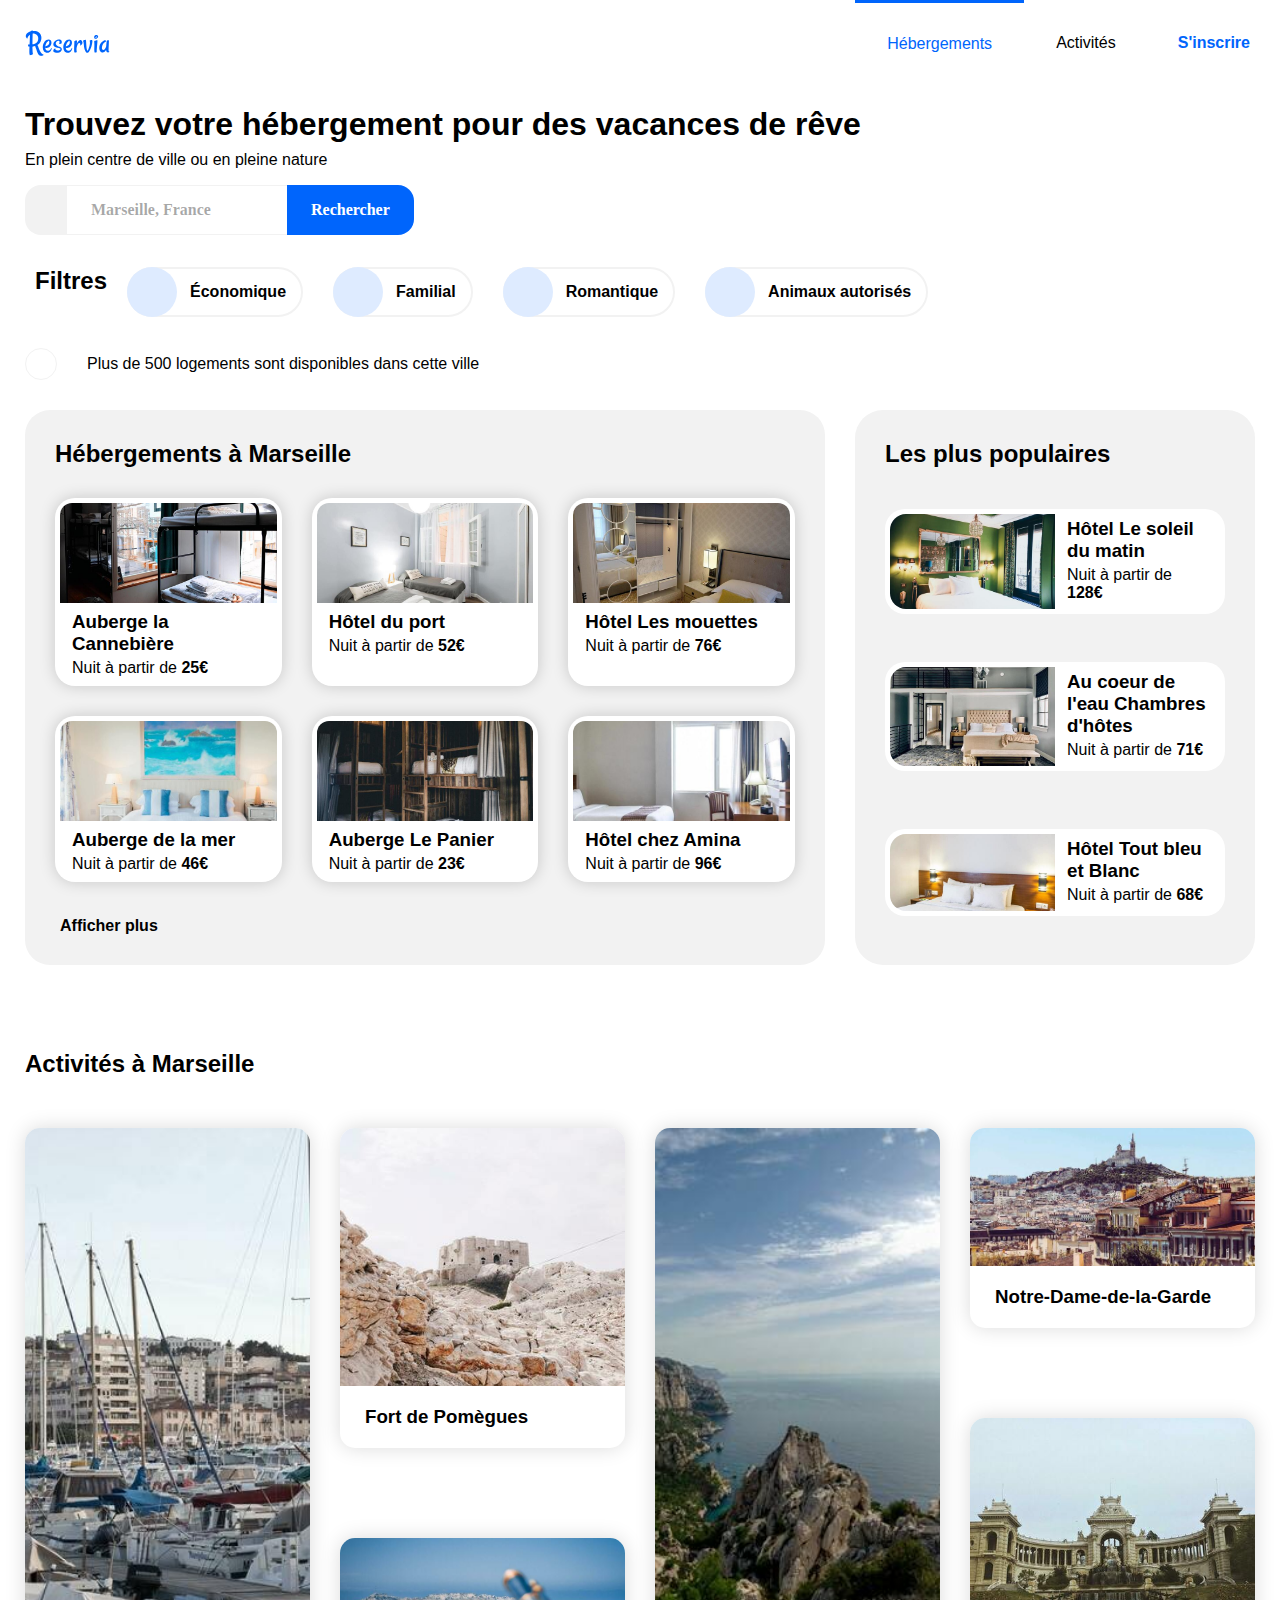
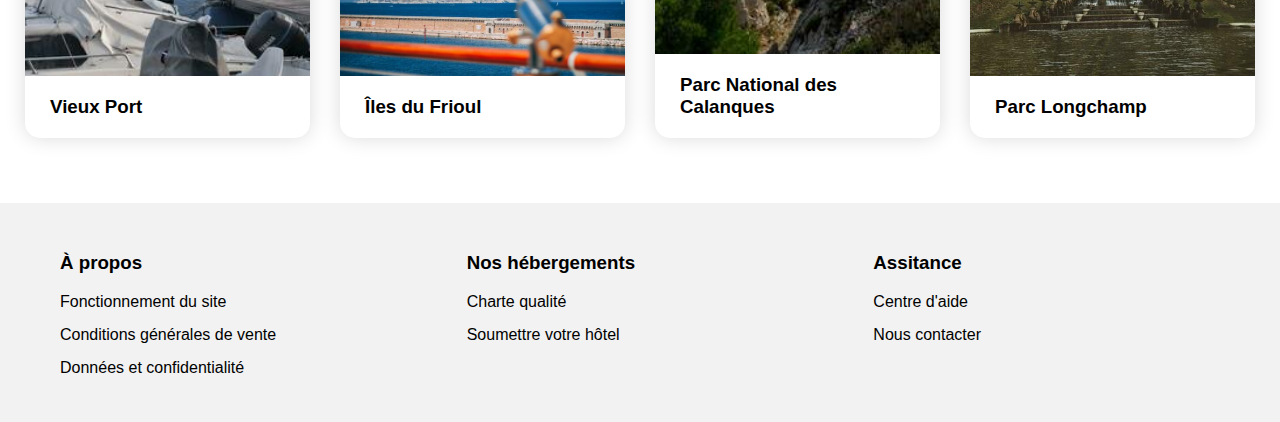
<file: index.html>
<!DOCTYPE html>
<html lang="fr">
	<head>
		<meta charset="UTF-8">
		<meta name="viewport" content="initial-scale=1" />
		<title>Reservia </title>
		<link rel="stylesheet" href="style.css">
		<link rel="stylesheet" href="https://use.fontawesome.com/releases/v5.14.0/css/all.css" integrity="sha384-HzLeBuhoNPvSl5KYnjx0BT+WB0QEEqLprO+NBkkk5gbc67FTaL7XIGa2w1L0Xbgc" crossorigin="anonymous">
	</head>
	<body>
		<!-- Entête -->
		<header class="header">
			<img class="Logo1" src="./images/logo/Reservia.svg" alt="Reservia">
			<nav class="navigation">
				<a class="navperm navperm1" href="#hebergement">Hébergements</a>
				<a class="navperm" href="#activity">Activités</a>
			</nav>
			<a class="inscription" href="#">S'inscrire </a>
		</header>
		<!-- Menu Princiapl -->
		<main class="menu">
			<!-- Recherche & Filtre -->
			<section class="recherche">
				<header class="menurecherche">
					<h1 class="titremenu">Trouvez votre hébergement pour des vacances de rêve</h1>
					<p class="soustitremenu">
						 En plein centre de ville ou en pleine nature 
					</p>
				</header>
				<form class="formulaireRecherche" action="fichierimaginaire.html" method="get">
					<span class="mapmaker"><i class="fas fa-map-marker-alt icon1"></i></span>
					<input class="recherchemars" type="search" placeholder="Marseille, France" size="2">
					<button class="rechercheville">
						<span class="boutonrecherche">Rechercher</span>
						<i class="fas fa-search iconprinc"></i>
					</button>
				</form>
				<div class="Filtre">
					<h2 class="Filtretitre">Filtres</h2>
					<div class="rechercheparfiltre">
						<div class="iconrecherche">
							<i class="fas fa-money-bill-wave iconz"></i>
						</div>
						<span class="recherchetitre">Économique</span>
					</div>
					<div class="rechercheparfiltre">
						<div class="iconrecherche">
							<i class="fas fa-child iconz"></i>
						</div>
						<span class="recherchetitre">Familial</span>
					</div>
					<div class="rechercheparfiltre">
						<div class="iconrecherche">
							<i class="fas fa-heart iconz"></i>
						</div>
						<span class="recherchetitre">Romantique</span>
					</div>
					<div class="rechercheparfiltre">
						<div class="iconrecherche">
							<i class="fas fa-dog iconz"></i>
						</div>
						<span class="recherchetitre">Animaux autorisés</span>
					</div>
				</div>
				<div class="info">
					<div class="recherinfo">
						<i class="fas fa-info iconz2"></i>
					</div>
					<p class="TitreInfo">
						Plus de 500 logements sont disponibles dans cette ville
					</p>
				</div>
			</section>
			<!-- Hébergement -->
			<section class="hebergement" id="hebergement">
				<div class="hebergementContain">
					<header class="hebergementContainheader">
						<h2 class="hebergementContainTitreheader">Hébergements à Marseille</h2>
					</header>
					<article class="hebergementContainpic">
						<a href="#">
							<figure class="hebergementContainpicfig">
								<img class="hebergementContainpicfigimg"                src="./images/hebergements/4_small/marcus-loke-WQJvWU_HZFo-unsplash.jpg"                alt="Chambre avec un lit superposé avec une fenêtre vu sur la ville.">
								<figcaption class="hebergementContainpicfigcap">
									<h3 class="hebergementContainpicfigcaptitre">Auberge la Cannebière</h3>
								</figcaption>
							</figure>
							<p class="hebergementContainpicbas">
								Nuit à partir de               
								<strong class="hebergementContainpicbasprix">25€</strong>
							</p>
							<div class="hebergementContainpicnote">
								<i class="fas fa-star star1"></i>
								<i class="fas fa-star star1"></i>
								<i class="fas fa-star star1"></i>
								<i class="fas fa-star star1"></i>
								<i class="fas fa-star star2"></i>
							</div>
						</a>
					</article>
					<article class="hebergementContainpic">
						<a href="#">
							<figure class="hebergementContainpicfig">
								<img class="hebergementContainpicfigimg"                src="./images/hebergements/4_small/fred-kleber-gTbaxaVLvsg-unsplash.jpg"                alt="Chambre avec un lit superposé avec une fenêtre vu sur la ville.">
								<figcaption class="hebergementContainpicfigcap">
									<h3 class="hebergementContainpicfigcaptitre">Hôtel du port</h3>
								</figcaption>
							</figure>
							<p class="hebergementContainpicbas">
								Nuit à partir de               
								<strong class="hebergementContainpicbasprix">52€</strong>
							</p>
							<div class="hebergementContainpicnote">
								<i class="fas fa-star star1"></i>
								<i class="fas fa-star star1"></i>
								<i class="fas fa-star star1"></i>
								<i class="fas fa-star star1"></i>
								<i class="fas fa-star star1"></i>
							</div>
						</a>
					</article>
					<article class="hebergementContainpic">
						<a href="#">
							<figure class="hebergementContainpicfig">
								<img class="hebergementContainpicfigimg"                src="./images/hebergements/4_small/reisetopia-B8WIgxA_PFU-unsplash.jpg"                alt="Chambre avec un lit superposé avec une fenêtre vu sur la ville.">
								<figcaption class="hebergementContainpicfigcap">
									<h3 class="hebergementContainpicfigcaptitre">Hôtel Les mouettes</h3>
								</figcaption>
							</figure>
							<p class="hebergementContainpicbas">
								Nuit à partir de               
								<strong class="hebergementContainpicbasprix">76€</strong>
							</p>
							<div class="hebergementContainpicnote">
								<i class="fas fa-star star1"></i>
								<i class="fas fa-star star1"></i>
								<i class="fas fa-star star1"></i>
								<i class="fas fa-star star1"></i>
								<i class="fas fa-star star2"></i>
							</div>
						</a>
					</article>
					<article class="hebergementContainpic">
						<a href="#">
							<figure class="hebergementContainpicfig">
								<img class="hebergementContainpicfigimg"                src="./images/hebergements/4_small/annie-spratt-Eg1qcIitAuA-unsplash.jpg"                alt="Chambre avec un lit superposé avec une fenêtre vu sur la ville.">
								<figcaption class="hebergementContainpicfigcap">
									<h3 class="hebergementContainpicfigcaptitre">Auberge de la mer</h3>
								</figcaption>
							</figure>
							<p class="hebergementContainpicbas">
								Nuit à partir de               
								<strong class="hebergementContainpicbasprix">46€</strong>
							</p>
							<div class="hebergementContainpicnote">
								<i class="fas fa-star star1"></i>
								<i class="fas fa-star star1"></i>
								<i class="fas fa-star star1"></i>
								<i class="fas fa-star star2"></i>
								<i class="fas fa-star star2"></i>
							</div>
						</a>
					</article>
					<article class="hebergementContainpic">
						<a href="#">
							<figure class="hebergementContainpicfig">
								<img class="hebergementContainpicfigimg"                src="./images/hebergements/4_small/nicate-lee-kT-ZyaiwBe0-unsplash.jpg"                alt="Chambre avec un lit superposé avec une fenêtre vu sur la ville.">
								<figcaption class="hebergementContainpicfigcap">
									<h3 class="hebergementContainpicfigcaptitre">Auberge Le Panier</h3>
								</figcaption>
							</figure>
							<p class="hebergementContainpicbas">
								Nuit à partir de               
								<strong class="hebergementContainpicbasprix">23€</strong>
							</p>
							<div class="hebergementContainpicnote">
								<i class="fas fa-star star1"></i>
								<i class="fas fa-star star1"></i>
								<i class="fas fa-star star1"></i>
								<i class="fas fa-star star1"></i>
								<i class="fas fa-star star2"></i>
							</div>
						</a>
					</article>
					<article class="hebergementContainpic">
						<a href="#">
							<figure class="hebergementContainpicfig">
								<img class="hebergementContainpicfigimg"                src="./images/hebergements/4_small/febrian-zakaria-M6S1WvfW68A-unsplash.jpg"                alt="Chambre avec un lit superposé avec une fenêtre vu sur la ville.">
								<figcaption class="hebergementContainpicfigcap">
									<h3 class="hebergementContainpicfigcaptitre">Hôtel chez Amina</h3>
								</figcaption>
							</figure>
							<p class="hebergementContainpicbas">
								Nuit à partir de               
								<strong class="hebergementContainpicbasprix">96€</strong>
							</p>
							<div class="hebergementContainpicnote">
								<i class="fas fa-star star1"></i>
								<i class="fas fa-star star1"></i>
								<i class="fas fa-star star1"></i>
								<i class="fas fa-star star1"></i>
								<i class="fas fa-star star1"></i>
							</div>
						</a>
					</article>
					<a class="plushebergement" href="#">Afficher plus</a>
				</div>
				<!-- Hebergement Populaire -->
				<aside class="populaire">
					<h2 class="populaireTitre">Les plus populaires <i class="fas fa-chart-line"></i></h2>
					<article class="populaireArticle">
						<a class="populaireArticlelien" href="#">
							<div class="populaireArticleLien2">
								<img class="populaireArticleLienImg"                src="./images/hebergements/4_small/emile-guillemot-Bj_rcSC5XfE-unsplash.jpg"                alt="Chambre avec un lit superposé avec une fenêtre vu sur la ville.">
							</div>
							<div class="populaireArticlediv">
								<h3 class="hebergementContainpicfigcaptitre">Hôtel Le soleil du matin</h3>
								<p class="hebergementContainpicbas">
									Nuit à partir de                 
									<strong class="hebergementContainpicbasprix">128€</strong>
								</p>
								<div class="populaireArticledivH"></div>
								<div class="hebergementContainpicnote">
									<i class="fas fa-star star1"></i>
									<i class="fas fa-star star1"></i>
									<i class="fas fa-star star1"></i>
									<i class="fas fa-star star1"></i>
									<i class="fas fa-star star1"></i>
								</div>
							</div>
						</a>
					</article>
					<article class="populaireArticle">
						<a class="populaireArticlelien" href="#">
							<div class="populaireArticleLien2">
								<img class="populaireArticleLienImg"                src="./images/hebergements/4_small/aw-creative-VGs8z60yT2c-unsplash.jpg"                alt="Chambre avec un lit superposé avec une fenêtre vu sur la ville.">
							</div>
							<div class="populaireArticlediv">
								<h3 class="hebergementContainpicfigcaptitre">Au coeur de l'eau Chambres d'hôtes</h3>
								<p class="hebergementContainpicbas">
									Nuit à partir de                 
									<strong class="hebergementContainpicbasprix">71€</strong>
								</p>
								<div class="populaireArticledivH"></div>
								<div class="hebergementContainpicnote">
									<i class="fas fa-star star1"></i>
									<i class="fas fa-star star1"></i>
									<i class="fas fa-star star1"></i>
									<i class="fas fa-star star1"></i>
									<i class="fas fa-star star2"></i>
								</div>
							</div>
						</a>
					</article>
					<article class="populaireArticle">
						<a class="populaireArticlelien" href="#">
							<div class="populaireArticleLien2">
								<img class="populaireArticleLienImg"                src="./images/hebergements/4_small/febrian-zakaria-sjvU0THccQA-unsplash.jpg"                alt="Chambre avec un lit superposé avec une fenêtre vu sur la ville.">
							</div>
							<div class="populaireArticlediv">
								<h3 class="hebergementContainpicfigcaptitre">Hôtel Tout bleu et Blanc</h3>
								<p class="hebergementContainpicbas">
									Nuit à partir de                 
									<strong class="hebergementContainpicbasprix">68€</strong>
								</p>
								<div class="populaireArticledivH"></div>
								<div class="hebergementContainpicnote">
									<i class="fas fa-star star1"></i>
									<i class="fas fa-star star1"></i>
									<i class="fas fa-star star1"></i>
									<i class="fas fa-star star1"></i>
									<i class="fas fa-star star2"></i>
								</div>
							</div>
						</a>
					</article>
				</aside>
			</section>
			<!-- Activités -->
			<section class="activity" id="activity">
				<h2 class="activityTitre">Activités à Marseille</h2>
				<a href="#" class="activitys a1">
					<div class="activitypiclienimg">
						<img class="activitypicimg"            src="./images/activites/4_small/reno-laithienne-QUgJhdY5Fyk-unsplash.jpg"             alt="Un port de plaisance remplis de bateau en premier plan avec une ville dans le second plan">
					</div>
					<h3 class="activitypictitre">Vieux Port</h3>
				</a>
				<a href="#" class="activitys a2">
					<div class="activitypiclienimg">
						<img class="activitypicimg"            src="./images/activites/4_small/paul-hermann-QFTrLdQIRhI-unsplash.jpg"             alt="Desert rocailleux beige avec un fort elle aussi beige un peu plus loin dans l'image">
					</div>
					<h3 class="activitypictitre">Fort de Pomègues</h3>
				</a>
				<a href="#" class="activitys a3">
					<div class="activitypiclienimg">
						<img class="activitypicimg"            src="./images/activites/4_small/kilyan-sockalingum-NR8-cBCN3aI-unsplash.jpg"             alt="Paysage mélengeant roche et verdure en premier plan et une grande mer bleu en second plan">
					</div>
					<h3 class="activitypictitre">Parc National des Calanques</h3>
				</a>
				<a href="#" class="activitys a4">
					<div class="activitypiclienimg">
						<img class="activitypicimg"            src="./images/activites/4_small/florian-wehde-xW9e8gdotxI-unsplash.jpg"             alt="Grande ville assez plate mais doté d'une colline qui mets en valeur un bâtiment, certainement religieux">
					</div>
					<h3 class="activitypictitre">Notre-Dame-de-la-Garde</h3>
				</a>
				<a href="#" class="activitys a5">
					<div class="activitypiclienimg">
						<img class="activitypicimg"            src="./images/activites/4_small/kevin-hikari-rV_Qd1l-VXg-unsplash.jpg"             alt="Longue vue sur terre en premier plan, mer en second plan et ile en troisième plan">
					</div>
					<h3 class="activitypictitre">Îles du Frioul</h3>
				</a>
				<a href="#" class="activitys a6">
					<div class="activitypiclienimg">
						<img class="activitypicimg"            src="./images/activites/4_small/lena-paulin-wH2-EJoDcV0-unsplash.jpg"             alt="Majestueux batiment au pierres blanches dôté d'une fontaine, tout autant majestueuse">
					</div>
					<h3 class="activitypictitre">Parc Longchamp</h3>
				</a>
			</section>
		</main>
		<!-- Footer -->
		<footer class="footer">
			<div class="footerbase">
				<div class="footerbasebas">
					<h3 class="footerbasebastitre">À propos</h3>
					<a href="#" class="footerbasebaslien">Fonctionnement du site</a>
					<a href="#" class="footerbasebaslien">Conditions générales de vente</a>
					<a href="#" class="footerbasebaslien">Données et confidentialité</a>
				</div>
				<div class="footerbasebas">
					<h3 class="footerbasebastitre">Nos hébergements</h3>
					<a href="#" class="footerbasebaslien">Charte qualité</a>
					<a href="#" class="footerbasebaslien">Soumettre votre hôtel</a>
				</div>
				<div class="footerbasebas">
					<h3 class="footerbasebastitre">Assitance</h3>
					<a href="#" class="footerbasebaslien">Centre d'aide</a>
					<a href="#" class="footerbasebaslien">Nous contacter </a>
				</div>
			</div>
		</footer>
	</body>
</html>
</file>
<file: style.css>
/* PAGE */
body {
      font-family: "Raleway", "calibri", "arial";
      margin: 0;
}
  
a {
      color: black;
      text-decoration: none;
}
  
/* Header */
.header {
      display: grid;
      align-items: center;
      max-width: 1001px;
      margin: auto; 
      grid-template-columns: auto 1fr auto;
      grid-template-areas: "logo . button" "navbar navbar navbar";      
}
.Logo1 {
      grid-area: logo;
      padding: 0 25px;
      height: 40px;        
      
}  
.navigation {
      display: flex;
      align-items: center;
      grid-area: navbar;
     
}  
.navperm {
      padding: 32px;
      font-weight: 400;
      text-align: center;
      transition-duration: 0.1s;  
      border-bottom: 4px solid #F2F2F2;
         
}
.navperm1{
      color: #0065FC;
        
} 
.navperm:hover {
      color: #0065FC;
           
}
.inscription {
      display: flex;
      align-items: center;
      grid-area: button;
      padding: 30px;
      color: #0065FC;
      font-weight: 600;
      order: 1;
}
  
/* Menu header */     
.menu {
      max-width: 1440px;
      margin: auto;
      padding: 0 25px;
      box-sizing: border-box;
}
.titremenu {
      margin-bottom: 8px;
  }
.soustitremenu {
      margin-top: 0;
}
.formulaireRecherche {
      display: inline-flex;
      max-width: 100%;
      overflow: auto;
        
}
.mapmaker {
      background-color: #F2F2F2;
      padding: 16px 20px;
      border-radius: 16px 0 0 16px;
      text-align: center;
}     
.icon1 {
      margin-left: 2px;
}
.recherchemars {
      border-right: none;
      border-left: none;
      border-top: #F2F2F2 1px solid;
      border-bottom: #F2F2F2 1px solid;
      padding: 0 24px;
      box-sizing: border-box;
      width: 220px;
      font-size: 16px;
      font-weight: bold;
}
.recherchemars::placeholder {
      font-family: "Raleway";
      font-size: 16px;
      color: #00000059;
}      
.rechercheville {
      background-color: #0065FC;
      color: white;
      font-weight: bold;
      border: none;
      border-radius: 0 16px 16px 0;
      padding: 0 24px;
      font-family: "Raleway";
      font-size: 16px;
      cursor: pointer;
}
.boutonrecherche { 
      display: none; 
}
.iconprinc {
      display: block;  
}
  
/* Filtre de recherche */
.Filtre {
      display: flex;
      margin-top: 32px;
      flex-wrap: wrap;
}
.Filtretitre {
      margin: 0px 20px 20px 10px;
      display: flex; 
      flex-direction: column;
}
.rechercheparfiltre {
      display: flex;
      align-items: center;
      margin-right: 30px;
      border: 2px solid #F2F2F2;
      border-radius: 30px;
      margin-bottom: 15px;
      cursor: pointer;
      transition-duration: 0.1s;
      font-weight: bold;
}
.rechercheparfiltre:last-child {
      margin-right: 0;
}
.rechercheparfiltre:hover {
      background-color: #DEEBFF;
      transform: scale(1.015);
}
.iconrecherche {
      background-color: #DEEBFF;
      display: flex;
      align-items: center;
      justify-content: center;
      margin: -2px;
      border-radius: 100%;
      height: 50px;
      width: 50px;
}
.iconrecherche:hover {
      background-color: white;
}
.iconz {
      color: #0065FC;
  }
.recherchetitre {
      margin: 0 15px;
}
.info {
      display: flex;
      align-items: center;
      margin: 16px 0 30px 0;
  }
.recherinfo {
      height: 30px;
      width: 30px;
      min-height: 30px;
      min-width: 30px;
      border: solid 1px #F2F2F2;
      border-radius: 100%;
      display: flex;
      align-items: center;
      justify-content: center;
      margin-right: 30px;
}
.iconz2 {
      color: #0065FC;
}
.TitreInfo {
      margin: 0;
}
  
  /* Hebergement */   
  
.hebergementContainheader {
      grid-column: 1/-1;
}
.hebergementContainTitreheader {
      margin: 0;
}
.hebergementContainpic {
      background-color: white;
      padding: 5px;
      border-radius: 20px;
      box-shadow: 0 0 16px #0a0a0a2e;
      transition-duration: 0.1s;
      cursor: pointer;
      box-sizing: border-box;
      height: 100%;
}
.hebergementContainpic:hover {
      transform: scale(1.02);
}
.hebergementContainpicfig {
      margin: 0;
}
.hebergementContainpicfigimg {
      height: 120px;
      object-fit: cover;
      max-width: 100%;
      width: 100%;
      max-height: 100%;
      border-radius: 12px 12px 0 0;
}
.hebergementContainpicfigcaptitre {
      margin: 4px 12px 0 12px;
}
.hebergementContainpicbas {
      margin: 4px 12px 4px 12px;
}
.hebergementContainpicbasprix {
      font-weight: bold;
}
  .hebergementContainpicnote {
      margin: 0 10px 3px 10px;
  }
.star1 {
      color: #0065FC;
}
.star2 {
      color: #F2F2F2;
}
.plushebergement {
      font-weight: bold;
      margin: 5px 0 0 5px ;
}
/* Hebergement populaire */
.populaire {
      background-color: #F2F2F2;
}  
.populaireArticle:hover {
      transform: scale(1.02);
}
.populaireTitre {
      margin: 0;
      display: flex;
      justify-content: space-between;
      grid-column: 1/-1;
}
.populaireArticlelien {
      display: flex;
      align-items: stretch;
      height: 100%;
      overflow: auto;
}
.populaireArticleLien2 {
      position: relative;
      min-height: 100%;
      width: 35%;
      min-width: 35%;
      max-width: 35%;
 }
.populaireArticleLienImg {
      border-radius: 16px 0 0 16px;
      position: absolute;
      width: 100%;
      height: 100%;
      object-fit: cover;
}
.populaireArticlediv {
      display: flex;
      flex-direction: column;
}
.populaireArticledivH {
      flex: 1;
}     
  
  /* Activités */
.activity {
      display: grid;
      margin: 65px 0;
      row-gap: 30px;
      grid-template-columns: repeat(3, 1fr);
      grid-template-rows: auto 200px 200px;
      column-gap: 30px;
}
.activityTitre {
      grid-column: 1/-1;
}
.activitys {
      box-shadow: 0 0 20px #00000025;
      border-radius: 15px;
      overflow: hidden;
      display: flex;
      flex-direction: column;
      transition-duration: 0.1s;
}
.activitys:hover {
      transform: scale(1.02);
}
.activitypiclienimg {
      position: relative;
      flex: 1;
}
.activitypicimg {
      position: absolute;
      height: 100%;
      width: 100%;
      object-fit: cover;
}
.activitypictitre {
      margin: 20px 25px;
} 
  
  /* footer mentions */
.footer {
      background-color: #F2F2F2;
      width: 100%;
}
.footerbase {
      display: flex;
      max-width: 100%;
      width: 1440px;
      margin: auto;
      padding: 0 30px;
      box-sizing: border-box;
}
.footerbasebas {
      width: 30%;
      padding: 30px 30px;
}
.footerbasebaslien {
      display: block;
      margin: 15px 0;
}
.footerbasebaslien:hover {
      text-decoration: underline;
}
  
@media screen and (min-width: 601px) and (max-width:999px) {
      .header {
      grid-template-columns: auto 1fr auto auto;
      grid-template-areas: "logo . navbar button";
      }  
      .navperm { 
      border-top: 3px transparent solid;
      border-bottom: 3px transparent solid;}     
      .navperm1 {
      border-top: 3px solid #0065FC ;      
      }
      .navperm:hover {
      border-top: 3px solid #0065FC;
      }
      .iconprinc {
      display: none !important 
      }
      .boutonrecherche {
      display: block; 
      }
      .hebergement {
      display: grid;
      column-gap: 30px;
      grid-template-columns: 1fr;
      row-gap: 30px;
      }
      .hebergementContain {
      display: grid;
      column-gap: 20px;
      row-gap: 10px;
      background-color: #ffffff;
      border-radius: 25px;
      padding: 30px;
      grid-template-columns: 1fr 1fr;
     }
     .populaire {  
      row-gap: 30px;
      border-radius: 25px;
      padding: 25px;
      grid-template-columns: repeat(3, 1fr);
      grid-template-rows: auto 50px;
      column-gap: 30px;
      grid-row-start: 1;
      display: flex;
     flex-direction: column;
}
.populaireArticle {
      background-color: white;
      padding: 6px;
      border-radius: 20px;
      box-shadow: 0 0 16px #0a0a0a2a;
      transition-duration: 0.1s;
      cursor: pointer;
      box-sizing:border-box;
      height: 100%;    
}
}  
@media screen and (max-width:600px) {
      .navperm{  
      border-top: none;
      width: 50%;   } 
      .navperm1{
      border-bottom-color: #0065FC; 
      } 
      .navperm:hover {
      border-bottom-color: #0065FC;    
      }
      .hebergement {
      display: grid;
      column-gap: 30px;
      grid-template-columns: 1fr;
      row-gap: 30px;
      }
      .hebergementContain {
      display: grid;
      column-gap: 20px;
      row-gap: 10px;
      background-color: #ffffff;
      border-radius: 25px;
      padding: 30px;
      grid-template-columns: 1fr;
      }
      .populaire {
      row-gap: 30px;
      border-radius: 25px;
      padding: 25px;
      grid-template-columns: repeat(3, 1fr);
      grid-template-rows: auto 50px;
      column-gap: 30px;
      grid-row-start: 1;
      display: flex;
      flex-direction: column;
      }
      .populaireArticle {
      background-color: white;
      padding: 6px;
      border-radius: 20px;
      box-shadow: 0 0 16px #0a0a0a2a;
      transition-duration: 0.1s;
      cursor: pointer;
      box-sizing:border-box;
      height: 100%;
            
      }
      .activity {
      row-gap: 30px;
      grid-template-columns: 1fr;
      grid-template-rows: auto 250px 250px 250px 250px 250px 250px;   
      }
}
@media screen and (max-width: 750px) {
      .footerbase {
      flex-direction: column;
      padding: 30px;
      }
      .footerbasebas {
      width: 100%;
      padding: 0;
      margin: 15px 0;
      }
      .footerbasebas:first-child {
      margin-top: 0;
      }
      .footerbasebas:last-child {
      margin-bottom: 0;
      }
      .footerbasebastitre {
      margin: 0;
      }
      .footerbasebaslien:last-child {
      margin-bottom: 0;
      }
}
@media screen and (min-width: 750px) and (max-width:999px){ 
      .populaire {    
      display: grid;
      row-gap: 30px;
      align-items: start;
      grid-template-rows:max-content;
      background-color: #F2F2F2;
      border-radius: 28px;
      padding: 30px;
      }  
}
@media screen and (min-width: 1000px) {
      .header {
      max-width: 1450px;
      grid-template-columns: auto 1fr auto auto;
      grid-template-areas: "logo . navbar button";
      }
      .navperm {
      border-bottom: none;
      }
      .navperm1 {
      border-top: 3px solid #0065FC;
      }    
      .navperm:hover {
      color: #0065FC;  
      border-top: 3px solid #0065FC;  
      }
      .menu {
      max-width: 1450px;
      }
      .boutonrecherche {
      display: block; 
      }
      .iconprinc {
      display: none !important 
      }
      .hebergement {
      display: grid;
      column-gap: 30px;
      grid-template-columns: 6fr 3fr;          
      }
      .hebergementContain {
      background-color: #F2F2F2;
      border-radius: 25px;
      padding: 30px;
      display: grid;
      column-gap: 30px;
      row-gap: 30px;
      grid-template-columns: repeat(3, 1fr);
      }
      .hebergementContainpicfigimg {
      height: 100px;
      max-height: 70%;
      }
      .populaire {
      display: grid;
      row-gap: 30px;
      align-items: center;
      grid-template-rows: auto repeat(3, 1fr);
      border-radius: 28px;
      padding: 30px;
      }
      .populaireArticle {
      background-color: white;
      padding: 5px;
      border-radius: 20px;
      transition-duration: 0.1s;
      cursor: pointer;
      box-sizing:content-box;
      }
      .populaireArticleLien2 {
      width: 50%;
      min-width: 50%;
      max-width: 50%;
      }
      .activity {
      grid-template-columns: repeat(4, 1fr);
      grid-template-rows: auto 200px 30px 30px 30px 200px;
      }
      .a1 {
      grid-row: 2/7;
      grid-column: 1/2;
      }
      .a2 {
      grid-column: 2/3;
      grid-row: 2/5;
      }
      .a3 {
      grid-column: 3/4;
      grid-row: 2/7;
      }
      .a4 {
      grid-column: 4/5;
      grid-row: 2/3;
      }
      .a5 {
      grid-column: 2/3;
      grid-row: 6/7;
      }
      .a6 {
      grid-column: 4/5;
      grid-row: 4/7;
      }  
}
</file>
